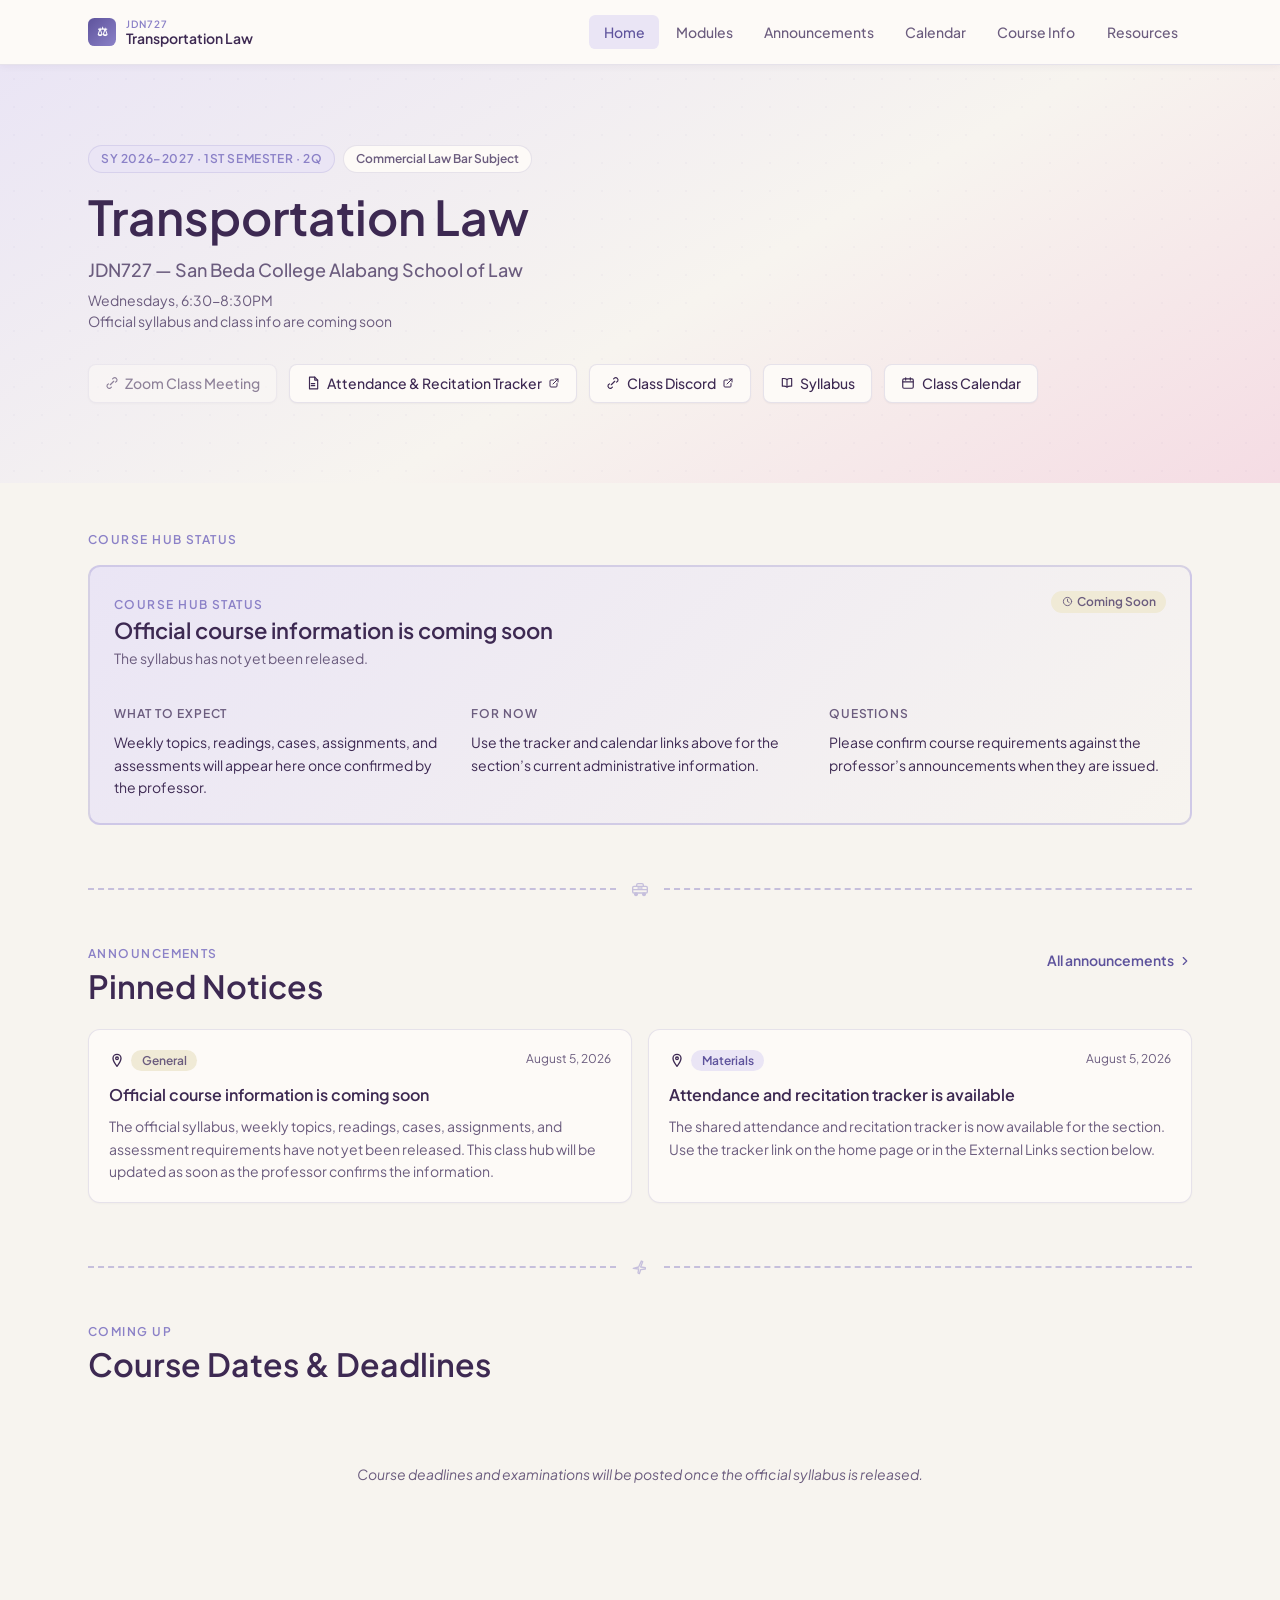
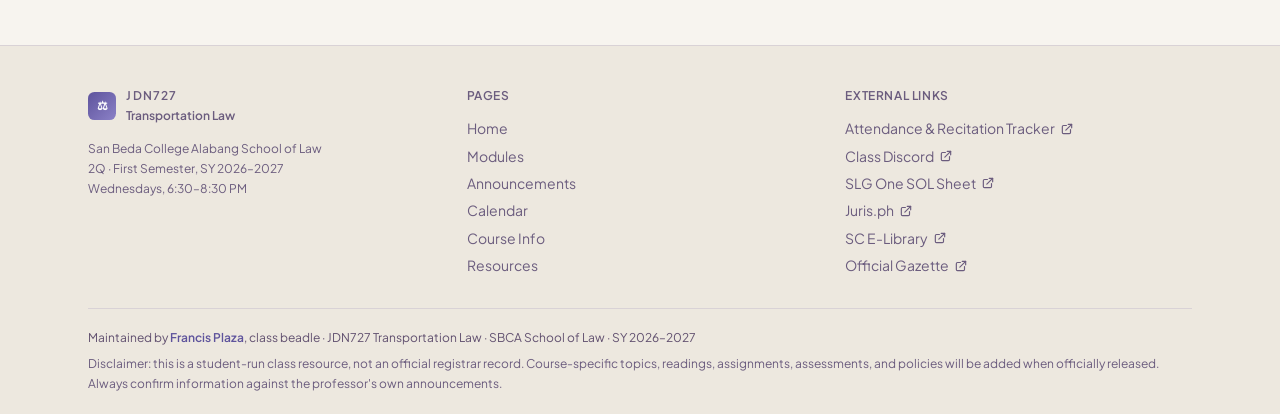
<file: index.html>
<!DOCTYPE html>
<html lang="en">
<head>
<meta charset="UTF-8">
<meta name="viewport" content="width=device-width, initial-scale=1.0">
<title>JDN727 Transportation Law — Class Hub</title>
<link rel="preconnect" href="https://fonts.googleapis.com">
<link rel="preconnect" href="https://fonts.gstatic.com" crossorigin>
<link href="https://fonts.googleapis.com/css2?family=Plus+Jakarta+Sans:wght@400;500;600;700&display=swap" rel="stylesheet">
<link rel="stylesheet" href="assets/css/style.css">
</head>
<body>

<header class="site-header">
  <div class="nav-row">
    <a href="index.html" class="brand">
      <span class="brand-mark">⚖</span>
      <span class="brand-text">
        <p class="brand-eyebrow">JDN727</p>
        <p class="brand-title">Transportation Law</p>
      </span>
    </a>
    <nav class="nav-links">
      <a class="nav-link active" href="index.html">Home</a>
      <a class="nav-link" href="modules.html">Modules</a>
      <a class="nav-link" href="announcements.html">Announcements</a>
      <a class="nav-link" href="calendar.html">Calendar</a>
      <a class="nav-link" href="course-info.html">Course Info</a>
      <a class="nav-link" href="resources.html">Resources</a>
    </nav>
    <button class="nav-toggle" id="navToggle" aria-label="Toggle menu"></button>
  </div>
  <div class="nav-mobile" id="navMobile">
    <a class="nav-link active" href="index.html">Home</a>
    <a class="nav-link" href="modules.html">Modules</a>
    <a class="nav-link" href="announcements.html">Announcements</a>
    <a class="nav-link" href="calendar.html">Calendar</a>
    <a class="nav-link" href="course-info.html">Course Info</a>
    <a class="nav-link" href="resources.html">Resources</a>
  </div>
</header>

<main>
  <section class="hero">
    <div class="hero-inner">
      <div class="pill-row">
        <span class="pill pill-lavender">SY 2026–2027 · 1st Semester · 2Q</span>
        <span class="pill pill-muted">Commercial Law Bar Subject</span>
      </div>
      <h1>Transportation Law</h1>
      <p class="hero-sub">JDN727 — San Beda College Alabang School of Law</p>
      <p class="hero-meta">Wednesdays, 6:30-8:30PM<br>Official syllabus and class info are coming soon</p>
      <div class="hero-links" id="heroLinks"></div>
    </div>
  </section>

  <div class="container" style="padding-top:3rem; padding-bottom:3rem;">
    <section id="thisWeekSection" style="margin-bottom:3.5rem;">
      <p class="section-label" style="margin-bottom:1rem;">Course Hub Status</p>
      <div id="thisWeekMount"></div>
    </section>

    <div class="route-divider"><div class="line"></div><span data-icon="jeepney"></span><div class="line"></div></div>

    <section style="margin-bottom:3.5rem;">
      <div style="display:flex; align-items:flex-start; justify-content:space-between; gap:1rem; flex-wrap:wrap; margin-bottom:1.5rem;">
        <div class="section-heading" style="margin-bottom:0;">
          <p class="section-label">Announcements</p>
          <h2 class="section-title">Pinned Notices</h2>
        </div>
        <a class="btn-link" href="announcements.html" style="margin-top:0.35rem;">All announcements <span data-icon="chevron-right"></span></a>
      </div>
      <div class="grid-2" id="pinnedMount"></div>
    </section>

    <div class="route-divider"><div class="line"></div><span data-icon="plane"></span><div class="line"></div></div>

    <section>
      <div class="section-heading">
        <p class="section-label">Coming Up</p>
        <h2 class="section-title">Course Dates &amp; Deadlines</h2>
      </div>
      <div class="stack" id="deadlinesMount"></div>
    </section>
  </div>
</main>

<footer class="site-footer">
  <div class="container">
    <div class="footer-grid">
      <div class="footer-col">
        <div class="brand" style="margin-bottom:0.75rem;">
          <span class="brand-mark">⚖</span>
          <span class="brand-text">
            <p class="brand-eyebrow">JDN727</p>
            <p class="brand-title">Transportation Law</p>
          </span>
        </div>
        <p>San Beda College Alabang School of Law<br>2Q · First Semester, SY 2026–2027<br>Wednesdays, 6:30–8:30 PM</p>
      </div>
      <div class="footer-col">
        <p class="footer-col-label">Pages</p>
        <div class="footer-links">
          <a href="index.html">Home</a>
          <a href="modules.html">Modules</a>
          <a href="announcements.html">Announcements</a>
          <a href="calendar.html">Calendar</a>
          <a href="course-info.html">Course Info</a>
          <a href="resources.html">Resources</a>
        </div>
      </div>
      <div class="footer-col">
        <p class="footer-col-label">External Links</p>
        <div class="footer-links" id="footerExternal"></div>
      </div>
    </div>
    <div class="footer-bottom">
      <p class="footer-disclaimer-lead">Maintained by <a href="https://plaza.ph" target="_blank" rel="noopener noreferrer">Francis Plaza</a>, class beadle · JDN727 Transportation Law · SBCA School of Law · SY 2026–2027</p>
      <p class="footer-disclaimer">Disclaimer: this is a student-run class resource, not an official registrar record. Course-specific topics, readings, assignments, assessments, and policies will be added when officially released. Always confirm information against the professor's own announcements.</p>
    </div>
  </div>
</footer>

<script src="assets/js/icons.js"></script>
<script src="assets/js/data.js"></script>
<script src="assets/js/nav.js"></script>
<script src="assets/js/common.js"></script>
<script src="assets/js/home.js"></script>
</body>
</html>
</file>
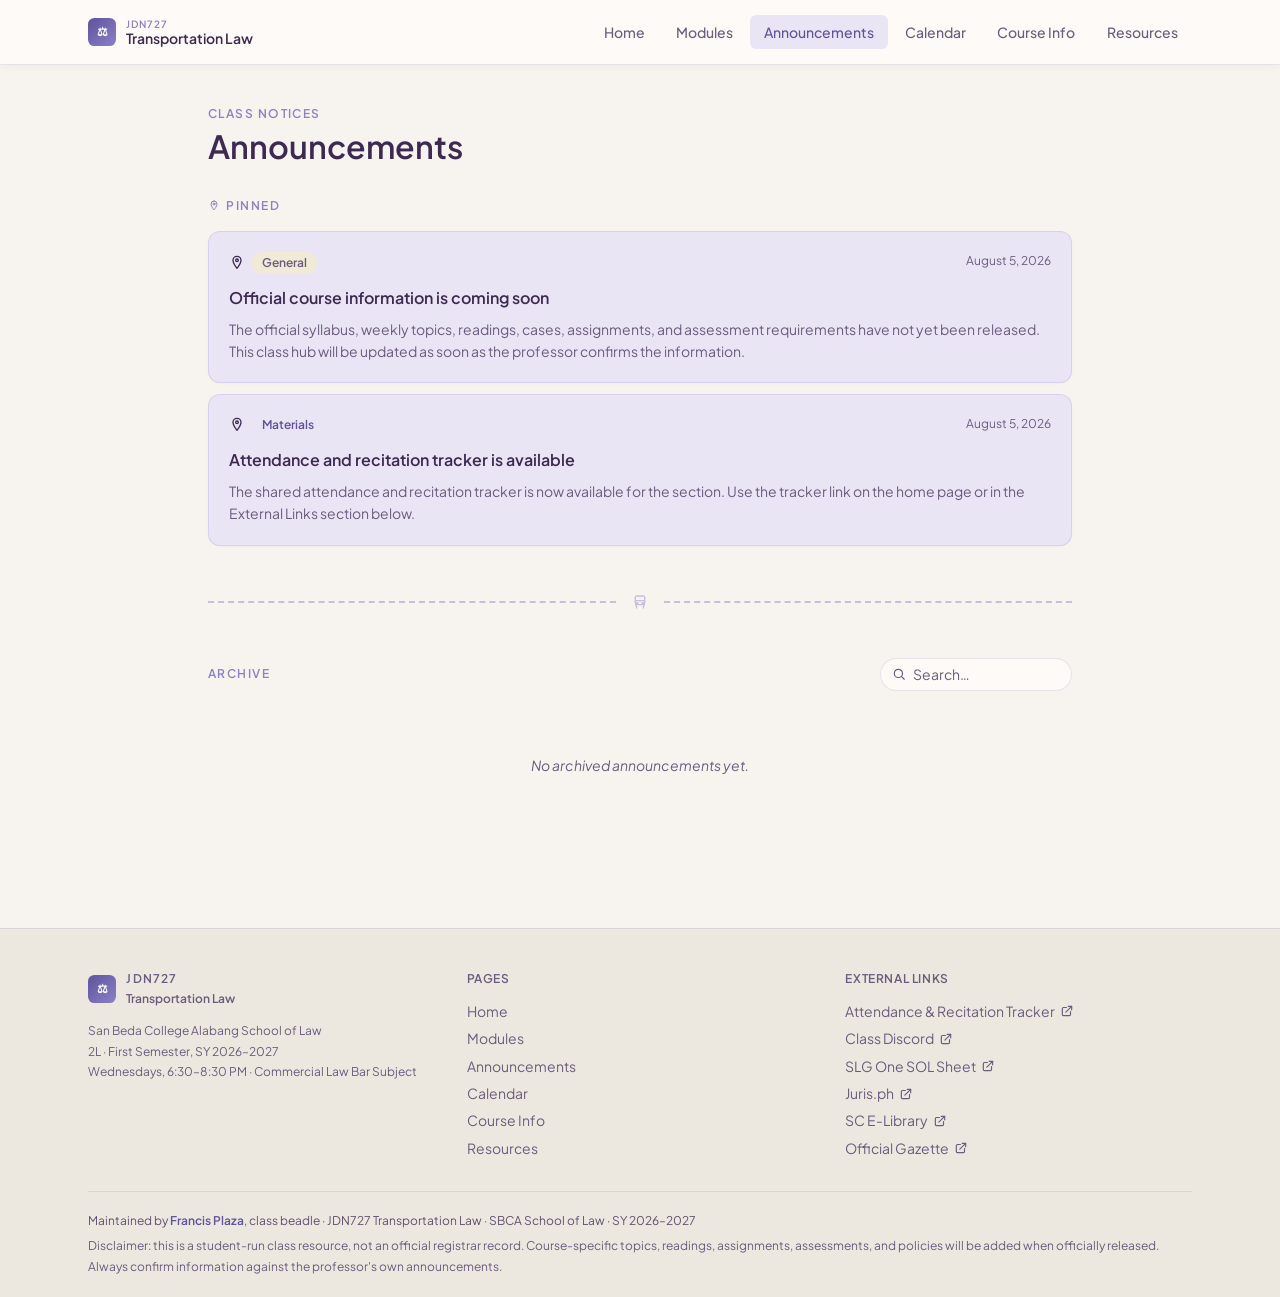
<file: announcements.html>
<!DOCTYPE html>
<html lang="en">
<head>
<meta charset="UTF-8">
<meta name="viewport" content="width=device-width, initial-scale=1.0">
<title>Announcements — JDN727 Transportation Law</title>
<link rel="preconnect" href="https://fonts.googleapis.com">
<link rel="preconnect" href="https://fonts.gstatic.com" crossorigin>
<link href="https://fonts.googleapis.com/css2?family=Plus+Jakarta+Sans:wght@400;500;600;700&display=swap" rel="stylesheet">
<link rel="stylesheet" href="assets/css/style.css">
</head>
<body>

<header class="site-header">
  <div class="nav-row">
    <a href="index.html" class="brand">
      <span class="brand-mark">⚖</span>
      <span class="brand-text"><p class="brand-eyebrow">JDN727</p><p class="brand-title">Transportation Law</p></span>
    </a>
    <nav class="nav-links">
      <a class="nav-link" href="index.html">Home</a>
      <a class="nav-link" href="modules.html">Modules</a>
      <a class="nav-link active" href="announcements.html">Announcements</a>
      <a class="nav-link" href="calendar.html">Calendar</a>
      <a class="nav-link" href="course-info.html">Course Info</a>
      <a class="nav-link" href="resources.html">Resources</a>
    </nav>
    <button class="nav-toggle" id="navToggle" aria-label="Toggle menu"></button>
  </div>
  <div class="nav-mobile" id="navMobile">
    <a class="nav-link" href="index.html">Home</a>
    <a class="nav-link" href="modules.html">Modules</a>
    <a class="nav-link active" href="announcements.html">Announcements</a>
    <a class="nav-link" href="calendar.html">Calendar</a>
    <a class="nav-link" href="course-info.html">Course Info</a>
    <a class="nav-link" href="resources.html">Resources</a>
  </div>
</header>

<main>
  <div class="page page-narrow">
    <div class="section-heading">
      <p class="section-label">Class Notices</p>
      <h2 class="section-title">Announcements</h2>
    </div>

    <div id="pinnedSection" style="margin-bottom:2.5rem;"></div>

    <div class="route-divider"><div class="line"></div><span data-icon="train"></span><div class="line"></div></div>

    <div>
      <div style="display:flex;align-items:center;justify-content:space-between;gap:1rem;margin-bottom:1rem;flex-wrap:wrap;">
        <p class="section-label" style="margin:0;">Archive</p>
        <div class="search-wrap">
          <span data-icon="search"></span>
          <input type="text" class="search-input" id="archiveSearch" placeholder="Search…">
        </div>
      </div>
      <div class="stack" id="archiveMount"></div>
    </div>
  </div>
</main>

<footer class="site-footer">
  <div class="container">
    <div class="footer-grid">
      <div class="footer-col">
        <div class="brand" style="margin-bottom:0.75rem;">
          <span class="brand-mark">⚖</span>
          <span class="brand-text"><p class="brand-eyebrow">JDN727</p><p class="brand-title">Transportation Law</p></span>
        </div>
        <p>San Beda College Alabang School of Law<br>2L · First Semester, SY 2026–2027<br>Wednesdays, 6:30–8:30 PM · Commercial Law Bar Subject</p>
      </div>
      <div class="footer-col">
        <p class="footer-col-label">Pages</p>
        <div class="footer-links">
          <a href="index.html">Home</a>
          <a href="modules.html">Modules</a>
          <a href="announcements.html">Announcements</a>
          <a href="calendar.html">Calendar</a>
          <a href="course-info.html">Course Info</a>
          <a href="resources.html">Resources</a>
        </div>
      </div>
      <div class="footer-col">
        <p class="footer-col-label">External Links</p>
        <div class="footer-links" id="footerExternal"></div>
      </div>
    </div>
    <div class="footer-bottom">
      <p class="footer-disclaimer-lead">Maintained by <a href="https://plaza.ph" target="_blank" rel="noopener noreferrer">Francis Plaza</a>, class beadle · JDN727 Transportation Law · SBCA School of Law · SY 2026–2027</p>
      <p class="footer-disclaimer">Disclaimer: this is a student-run class resource, not an official registrar record. Course-specific topics, readings, assignments, assessments, and policies will be added when officially released. Always confirm information against the professor's own announcements.</p>
    </div>
  </div>
</footer>

<script src="assets/js/icons.js"></script>
<script src="assets/js/data.js"></script>
<script src="assets/js/nav.js"></script>
<script src="assets/js/common.js"></script>
<script src="assets/js/announcements.js"></script>
</body>
</html>
</file>
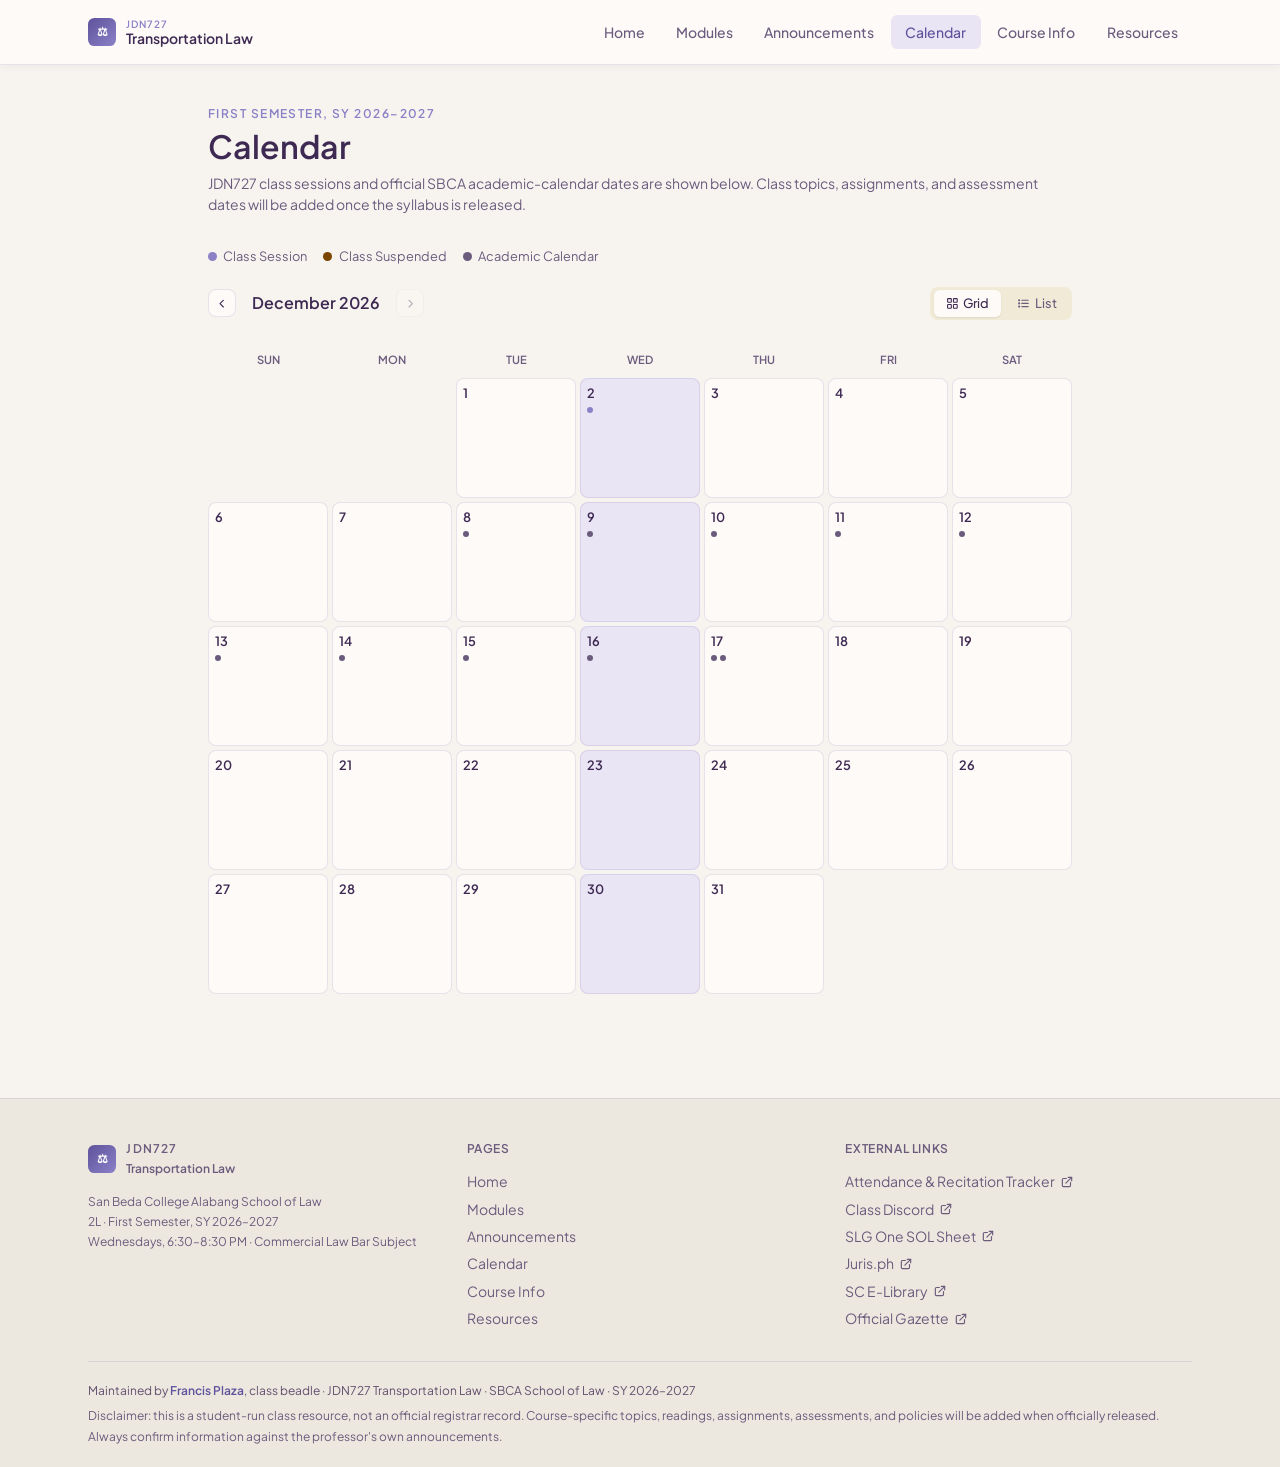
<file: calendar.html>
<!DOCTYPE html>
<html lang="en">
<head>
<meta charset="UTF-8">
<meta name="viewport" content="width=device-width, initial-scale=1.0">
<title>Calendar — JDN727 Transportation Law</title>
<link rel="preconnect" href="https://fonts.googleapis.com">
<link rel="preconnect" href="https://fonts.gstatic.com" crossorigin>
<link href="https://fonts.googleapis.com/css2?family=Plus+Jakarta+Sans:wght@400;500;600;700&display=swap" rel="stylesheet">
<link rel="stylesheet" href="assets/css/style.css">
</head>
<body>

<header class="site-header">
  <div class="nav-row">
    <a href="index.html" class="brand">
      <span class="brand-mark">⚖</span>
      <span class="brand-text"><p class="brand-eyebrow">JDN727</p><p class="brand-title">Transportation Law</p></span>
    </a>
    <nav class="nav-links">
      <a class="nav-link" href="index.html">Home</a>
      <a class="nav-link" href="modules.html">Modules</a>
      <a class="nav-link" href="announcements.html">Announcements</a>
      <a class="nav-link active" href="calendar.html">Calendar</a>
      <a class="nav-link" href="course-info.html">Course Info</a>
      <a class="nav-link" href="resources.html">Resources</a>
    </nav>
    <button class="nav-toggle" id="navToggle" aria-label="Toggle menu"></button>
  </div>
  <div class="nav-mobile" id="navMobile">
    <a class="nav-link" href="index.html">Home</a>
    <a class="nav-link" href="modules.html">Modules</a>
    <a class="nav-link" href="announcements.html">Announcements</a>
    <a class="nav-link active" href="calendar.html">Calendar</a>
    <a class="nav-link" href="course-info.html">Course Info</a>
    <a class="nav-link" href="resources.html">Resources</a>
  </div>
</header>

<main>
  <div class="page page-narrow">
    <div class="section-heading">
      <p class="section-label">First Semester, SY 2026–2027</p>
      <h2 class="section-title">Calendar</h2>
      <p style="font-size:0.875rem;color:var(--muted-foreground);margin-top:0.5rem;">JDN727 class sessions and official SBCA academic-calendar dates are shown below. Class topics, assignments, and assessment dates will be added once the syllabus is released.</p>
    </div>

    <div class="legend" id="legendMount"></div>

    <div class="cal-controls">
      <div class="month-nav">
        <button id="prevMonth"></button>
        <span class="month-label" id="monthLabel"></span>
        <button id="nextMonth"></button>
      </div>
      <div class="view-toggle" id="viewToggle">
        <button data-view="grid" class="active"></button>
        <button data-view="list"></button>
      </div>
    </div>

    <div id="gridWrap"></div>
    <div id="listWrap" style="display:none;"></div>
    <div id="dayPanel"></div>
  </div>
</main>

<footer class="site-footer">
  <div class="container">
    <div class="footer-grid">
      <div class="footer-col">
        <div class="brand" style="margin-bottom:0.75rem;">
          <span class="brand-mark">⚖</span>
          <span class="brand-text"><p class="brand-eyebrow">JDN727</p><p class="brand-title">Transportation Law</p></span>
        </div>
        <p>San Beda College Alabang School of Law<br>2L · First Semester, SY 2026–2027<br>Wednesdays, 6:30–8:30 PM · Commercial Law Bar Subject</p>
      </div>
      <div class="footer-col">
        <p class="footer-col-label">Pages</p>
        <div class="footer-links">
          <a href="index.html">Home</a>
          <a href="modules.html">Modules</a>
          <a href="announcements.html">Announcements</a>
          <a href="calendar.html">Calendar</a>
          <a href="course-info.html">Course Info</a>
          <a href="resources.html">Resources</a>
        </div>
      </div>
      <div class="footer-col">
        <p class="footer-col-label">External Links</p>
        <div class="footer-links" id="footerExternal"></div>
      </div>
    </div>
    <div class="footer-bottom">
      <p class="footer-disclaimer-lead">Maintained by <a href="https://plaza.ph" target="_blank" rel="noopener noreferrer">Francis Plaza</a>, class beadle · JDN727 Transportation Law · SBCA School of Law · SY 2026–2027</p>
      <p class="footer-disclaimer">Disclaimer: this is a student-run class resource, not an official registrar record. Course-specific topics, readings, assignments, assessments, and policies will be added when officially released. Always confirm information against the professor's own announcements.</p>
    </div>
  </div>
</footer>

<script src="assets/js/icons.js"></script>
<script src="assets/js/data.js"></script>
<script src="assets/js/nav.js"></script>
<script src="assets/js/common.js"></script>
<script src="assets/js/calendar.js"></script>
</body>
</html>
</file>
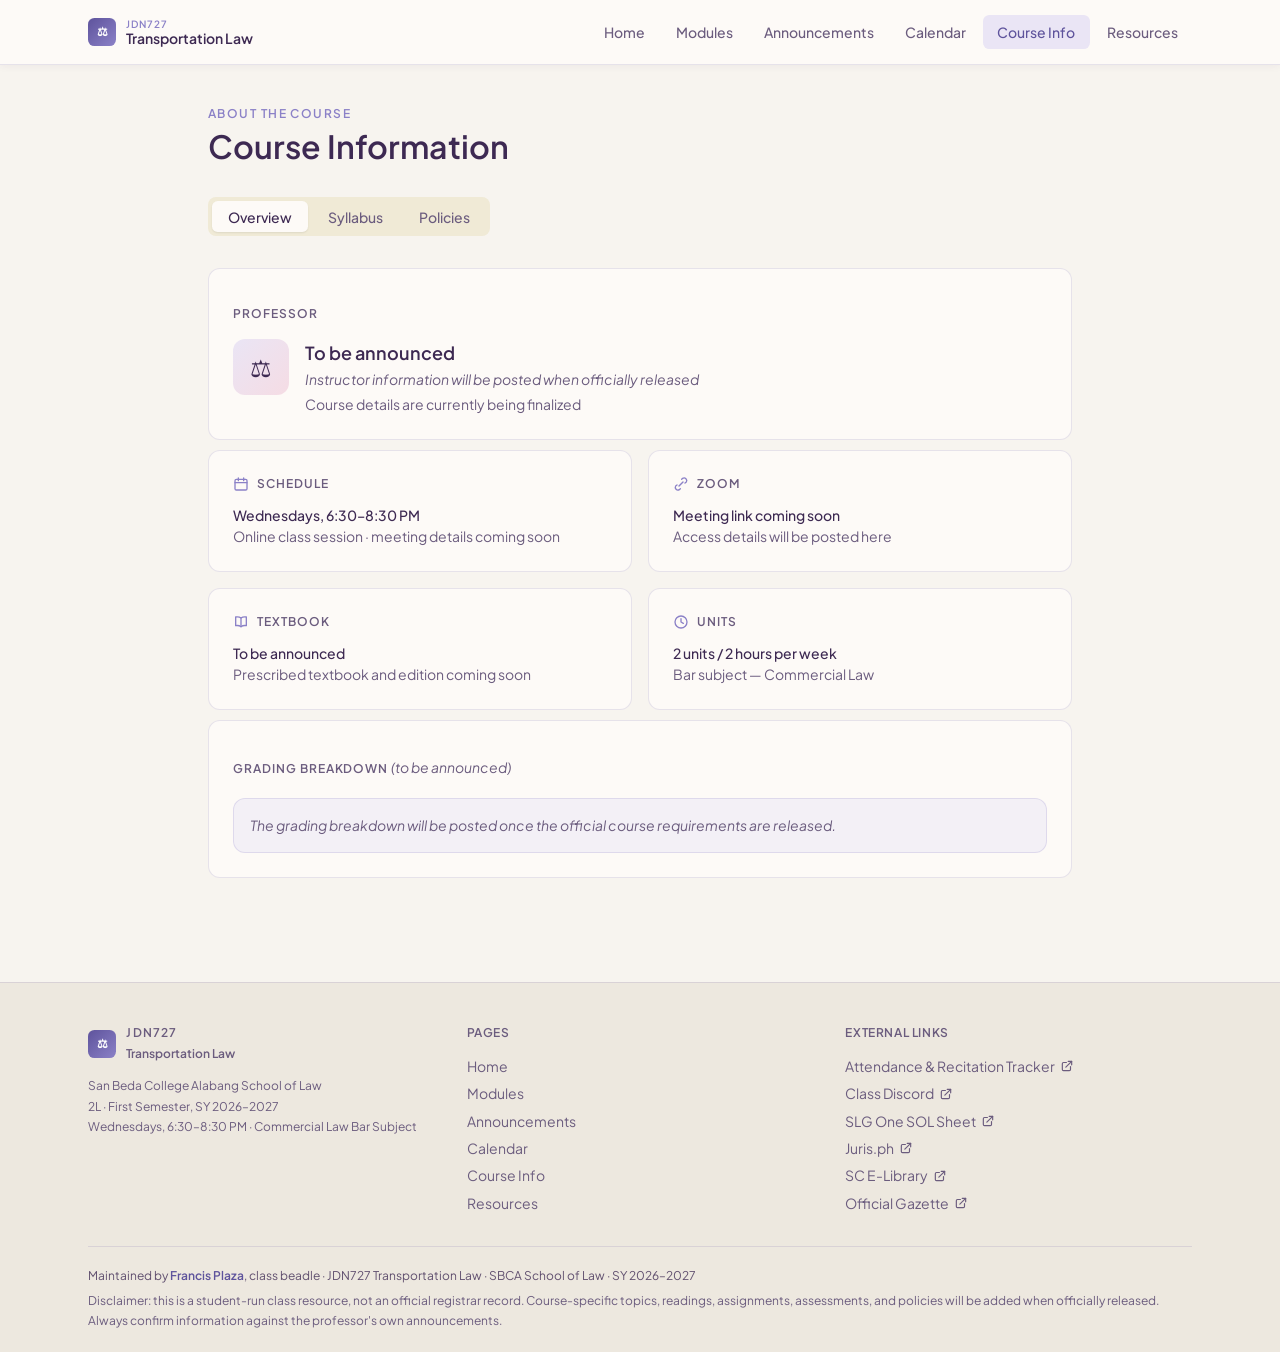
<file: course-info.html>
<!DOCTYPE html>
<html lang="en">
<head>
<meta charset="UTF-8">
<meta name="viewport" content="width=device-width, initial-scale=1.0">
<title>Course Info — JDN727 Transportation Law</title>
<link rel="preconnect" href="https://fonts.googleapis.com">
<link rel="preconnect" href="https://fonts.gstatic.com" crossorigin>
<link href="https://fonts.googleapis.com/css2?family=Plus+Jakarta+Sans:wght@400;500;600;700&display=swap" rel="stylesheet">
<link rel="stylesheet" href="assets/css/style.css">
</head>
<body>

<header class="site-header">
  <div class="nav-row">
    <a href="index.html" class="brand">
      <span class="brand-mark">⚖</span>
      <span class="brand-text"><p class="brand-eyebrow">JDN727</p><p class="brand-title">Transportation Law</p></span>
    </a>
    <nav class="nav-links">
      <a class="nav-link" href="index.html">Home</a>
      <a class="nav-link" href="modules.html">Modules</a>
      <a class="nav-link" href="announcements.html">Announcements</a>
      <a class="nav-link" href="calendar.html">Calendar</a>
      <a class="nav-link active" href="course-info.html">Course Info</a>
      <a class="nav-link" href="resources.html">Resources</a>
    </nav>
    <button class="nav-toggle" id="navToggle" aria-label="Toggle menu"></button>
  </div>
  <div class="nav-mobile" id="navMobile">
    <a class="nav-link" href="index.html">Home</a>
    <a class="nav-link" href="modules.html">Modules</a>
    <a class="nav-link" href="announcements.html">Announcements</a>
    <a class="nav-link" href="calendar.html">Calendar</a>
    <a class="nav-link active" href="course-info.html">Course Info</a>
    <a class="nav-link" href="resources.html">Resources</a>
  </div>
</header>

<main>
  <div class="page page-narrow">
    <div class="section-heading">
      <p class="section-label">About the Course</p>
      <h2 class="section-title">Course Information</h2>
    </div>

    <div class="tabbar" id="tabbar">
      <button class="active" data-tab="overview">Overview</button>
      <button data-tab="syllabus">Syllabus</button>
      <button data-tab="policies">Policies</button>
    </div>

    <div class="tab-panel active" id="tab-overview">
      <div class="stack">
        <div class="card card-pad">
          <h3 style="font-size:0.75rem;font-weight:600;letter-spacing:0.08em;text-transform:uppercase;color:var(--muted-foreground);margin-bottom:1rem;">Professor</h3>
          <div class="professor-card">
            <div class="professor-avatar">⚖</div>
            <div>
              <p class="professor-name">To be announced</p>
              <p class="professor-note">Instructor information will be posted when officially released</p>
              <p style="font-size:0.875rem;color:var(--muted-foreground);margin-top:0.25rem;">Course details are currently being finalized</p>
            </div>
          </div>
        </div>

        <div class="info-grid">
          <div class="card card-pad">
            <div style="display:flex;align-items:center;gap:0.5rem;margin-bottom:0.75rem;"><span class="info-item-icon" data-icon="calendar"></span><span class="info-item-label">Schedule</span></div>
            <p style="font-size:0.875rem;font-weight:500;">Wednesdays, 6:30–8:30 PM</p>
            <p style="font-size:0.875rem;color:var(--muted-foreground);">Online class session · meeting details coming soon</p>
          </div>
          <div class="card card-pad">
            <div style="display:flex;align-items:center;gap:0.5rem;margin-bottom:0.75rem;"><span class="info-item-icon" data-icon="link2"></span><span class="info-item-label">Zoom</span></div>
            <p style="font-size:0.875rem;font-weight:500;">Meeting link coming soon</p>
            <p style="font-size:0.875rem;color:var(--muted-foreground);">Access details will be posted here</p>
          </div>
          <div class="card card-pad">
            <div style="display:flex;align-items:center;gap:0.5rem;margin-bottom:0.75rem;"><span class="info-item-icon" data-icon="book-open"></span><span class="info-item-label">Textbook</span></div>
            <p style="font-size:0.875rem;font-weight:500;">To be announced</p>
            <p style="font-size:0.875rem;color:var(--muted-foreground);">Prescribed textbook and edition coming soon</p>
          </div>
          <div class="card card-pad">
            <div style="display:flex;align-items:center;gap:0.5rem;margin-bottom:0.75rem;"><span class="info-item-icon" data-icon="clock"></span><span class="info-item-label">Units</span></div>
            <p style="font-size:0.875rem;font-weight:500;">2 units / 2 hours per week</p>
            <p style="font-size:0.875rem;color:var(--muted-foreground);">Bar subject — Commercial Law</p>
          </div>
        </div>

        <div class="card card-pad">
          <h3 style="font-size:0.75rem;font-weight:600;letter-spacing:0.08em;text-transform:uppercase;color:var(--muted-foreground);margin-bottom:1.25rem;">Grading Breakdown <span class="italic-muted" style="text-transform:none;letter-spacing:0;font-weight:400;">(to be announced)</span></h3>
          <div id="gradingMount"></div>
        </div>
      </div>
    </div>

    <div class="tab-panel" id="tab-syllabus">
      <div class="notice-callout">The official syllabus has not been issued yet. Once released, this page will contain the authoritative schedule, topics, readings, and requirements.</div>
      <div class="table-wrap"><table class="syllabus" id="syllabusTable"></table></div>
      <p class="italic-muted" style="text-align:center;margin-top:1rem;">The <a href="modules.html" class="btn-link" style="display:inline;">Weekly Modules</a> page will be populated at the same time.</p>
    </div>

    <div class="tab-panel" id="tab-policies">
      <div class="notice-callout">Official attendance, recitation, assessment, and communication policies will be posted here once confirmed by the professor.</div>
      <div id="policiesMount"></div>
    </div>
  </div>
</main>

<footer class="site-footer">
  <div class="container">
    <div class="footer-grid">
      <div class="footer-col">
        <div class="brand" style="margin-bottom:0.75rem;">
          <span class="brand-mark">⚖</span>
          <span class="brand-text"><p class="brand-eyebrow">JDN727</p><p class="brand-title">Transportation Law</p></span>
        </div>
        <p>San Beda College Alabang School of Law<br>2L · First Semester, SY 2026–2027<br>Wednesdays, 6:30–8:30 PM · Commercial Law Bar Subject</p>
      </div>
      <div class="footer-col">
        <p class="footer-col-label">Pages</p>
        <div class="footer-links">
          <a href="index.html">Home</a>
          <a href="modules.html">Modules</a>
          <a href="announcements.html">Announcements</a>
          <a href="calendar.html">Calendar</a>
          <a href="course-info.html">Course Info</a>
          <a href="resources.html">Resources</a>
        </div>
      </div>
      <div class="footer-col">
        <p class="footer-col-label">External Links</p>
        <div class="footer-links" id="footerExternal"></div>
      </div>
    </div>
    <div class="footer-bottom">
      <p class="footer-disclaimer-lead">Maintained by <a href="https://plaza.ph" target="_blank" rel="noopener noreferrer">Francis Plaza</a>, class beadle · JDN727 Transportation Law · SBCA School of Law · SY 2026–2027</p>
      <p class="footer-disclaimer">Disclaimer: this is a student-run class resource, not an official registrar record. Course-specific topics, readings, assignments, assessments, and policies will be added when officially released. Always confirm information against the professor's own announcements.</p>
    </div>
  </div>
</footer>

<script src="assets/js/icons.js"></script>
<script src="assets/js/data.js"></script>
<script src="assets/js/nav.js"></script>
<script src="assets/js/common.js"></script>
<script src="assets/js/course-info.js"></script>
</body>
</html>
</file>
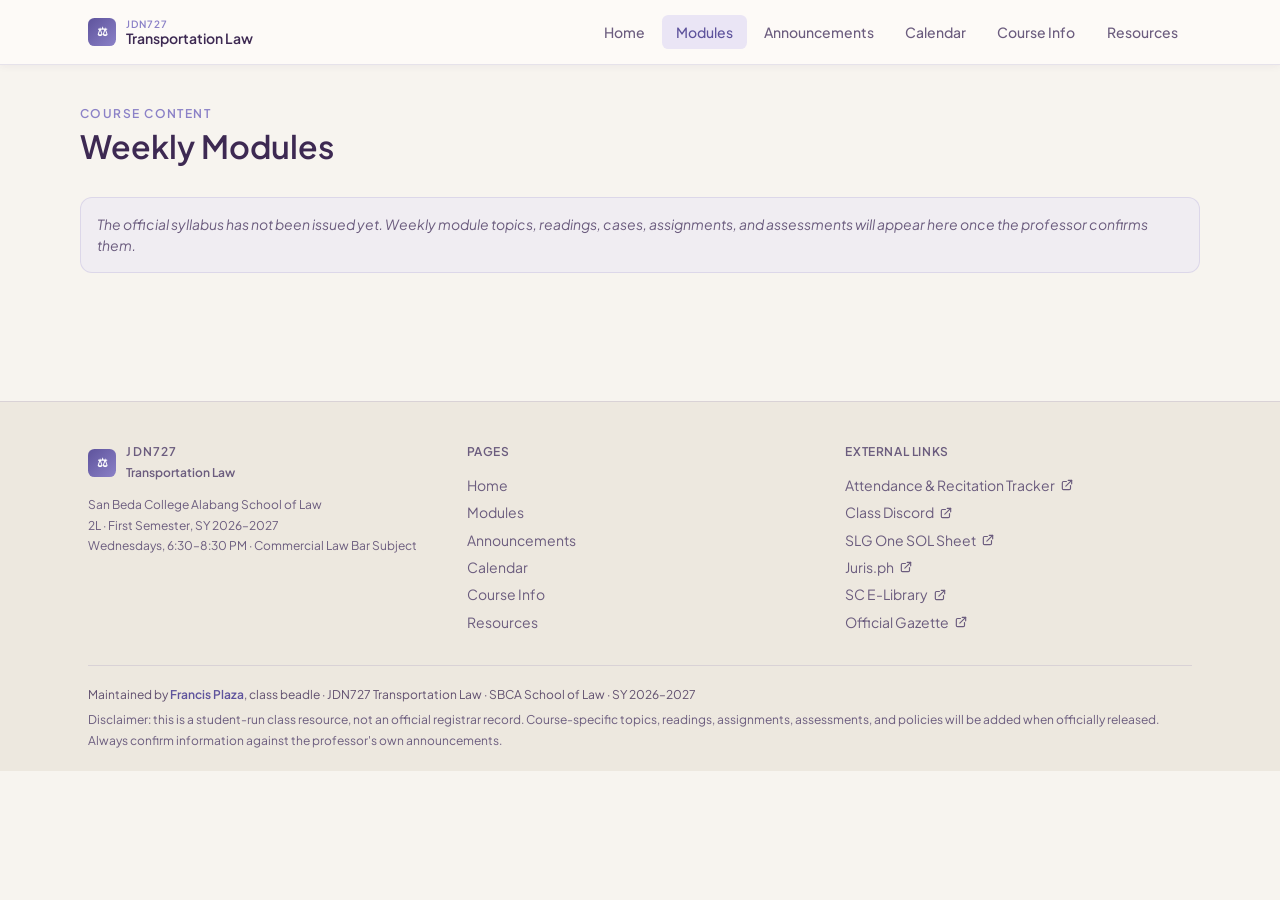
<file: modules.html>
<!DOCTYPE html>
<html lang="en">
<head>
<meta charset="UTF-8">
<meta name="viewport" content="width=device-width, initial-scale=1.0">
<title>Weekly Modules — JDN727 Transportation Law</title>
<link rel="preconnect" href="https://fonts.googleapis.com">
<link rel="preconnect" href="https://fonts.gstatic.com" crossorigin>
<link href="https://fonts.googleapis.com/css2?family=Plus+Jakarta+Sans:wght@400;500;600;700&display=swap" rel="stylesheet">
<link rel="stylesheet" href="assets/css/style.css">
</head>
<body>

<header class="site-header">
  <div class="nav-row">
    <a href="index.html" class="brand">
      <span class="brand-mark">⚖</span>
      <span class="brand-text"><p class="brand-eyebrow">JDN727</p><p class="brand-title">Transportation Law</p></span>
    </a>
    <nav class="nav-links">
      <a class="nav-link" href="index.html">Home</a>
      <a class="nav-link active" href="modules.html">Modules</a>
      <a class="nav-link" href="announcements.html">Announcements</a>
      <a class="nav-link" href="calendar.html">Calendar</a>
      <a class="nav-link" href="course-info.html">Course Info</a>
      <a class="nav-link" href="resources.html">Resources</a>
    </nav>
    <button class="nav-toggle" id="navToggle" aria-label="Toggle menu"></button>
  </div>
  <div class="nav-mobile" id="navMobile">
    <a class="nav-link" href="index.html">Home</a>
    <a class="nav-link active" href="modules.html">Modules</a>
    <a class="nav-link" href="announcements.html">Announcements</a>
    <a class="nav-link" href="calendar.html">Calendar</a>
    <a class="nav-link" href="course-info.html">Course Info</a>
    <a class="nav-link" href="resources.html">Resources</a>
  </div>
</header>

<main>
  <div class="page" id="listView">
    <div class="section-heading">
      <p class="section-label">Course Content</p>
      <h2 class="section-title">Weekly Modules</h2>
    </div>

    <div class="controls-row">
      <div class="filter-tabs" id="filterTabs">
        <button class="filter-tab active" data-filter="all">All</button>
        <button class="filter-tab" data-filter="completed">Completed</button>
        <button class="filter-tab" data-filter="current">Current</button>
        <button class="filter-tab" data-filter="upcoming">Upcoming</button>
      </div>
      <div class="search-wrap">
        <span data-icon="search"></span>
        <input type="text" class="search-input" id="searchInput" placeholder="Search weeks…">
      </div>
    </div>

    <div id="weekListMount"></div>
  </div>

  <div class="page page-narrow" id="detailView" style="display:none;">
    <div id="weekDetailMount"></div>
  </div>
</main>

<footer class="site-footer">
  <div class="container">
    <div class="footer-grid">
      <div class="footer-col">
        <div class="brand" style="margin-bottom:0.75rem;">
          <span class="brand-mark">⚖</span>
          <span class="brand-text"><p class="brand-eyebrow">JDN727</p><p class="brand-title">Transportation Law</p></span>
        </div>
        <p>San Beda College Alabang School of Law<br>2L · First Semester, SY 2026–2027<br>Wednesdays, 6:30–8:30 PM · Commercial Law Bar Subject</p>
      </div>
      <div class="footer-col">
        <p class="footer-col-label">Pages</p>
        <div class="footer-links">
          <a href="index.html">Home</a>
          <a href="modules.html">Modules</a>
          <a href="announcements.html">Announcements</a>
          <a href="calendar.html">Calendar</a>
          <a href="course-info.html">Course Info</a>
          <a href="resources.html">Resources</a>
        </div>
      </div>
      <div class="footer-col">
        <p class="footer-col-label">External Links</p>
        <div class="footer-links" id="footerExternal"></div>
      </div>
    </div>
    <div class="footer-bottom">
      <p class="footer-disclaimer-lead">Maintained by <a href="https://plaza.ph" target="_blank" rel="noopener noreferrer">Francis Plaza</a>, class beadle · JDN727 Transportation Law · SBCA School of Law · SY 2026–2027</p>
      <p class="footer-disclaimer">Disclaimer: this is a student-run class resource, not an official registrar record. Course-specific topics, readings, assignments, assessments, and policies will be added when officially released. Always confirm information against the professor's own announcements.</p>
    </div>
  </div>
</footer>

<script src="assets/js/icons.js"></script>
<script src="assets/js/data.js"></script>
<script src="assets/js/nav.js"></script>
<script src="assets/js/common.js"></script>
<script src="assets/js/modules.js"></script>
</body>
</html>
</file>
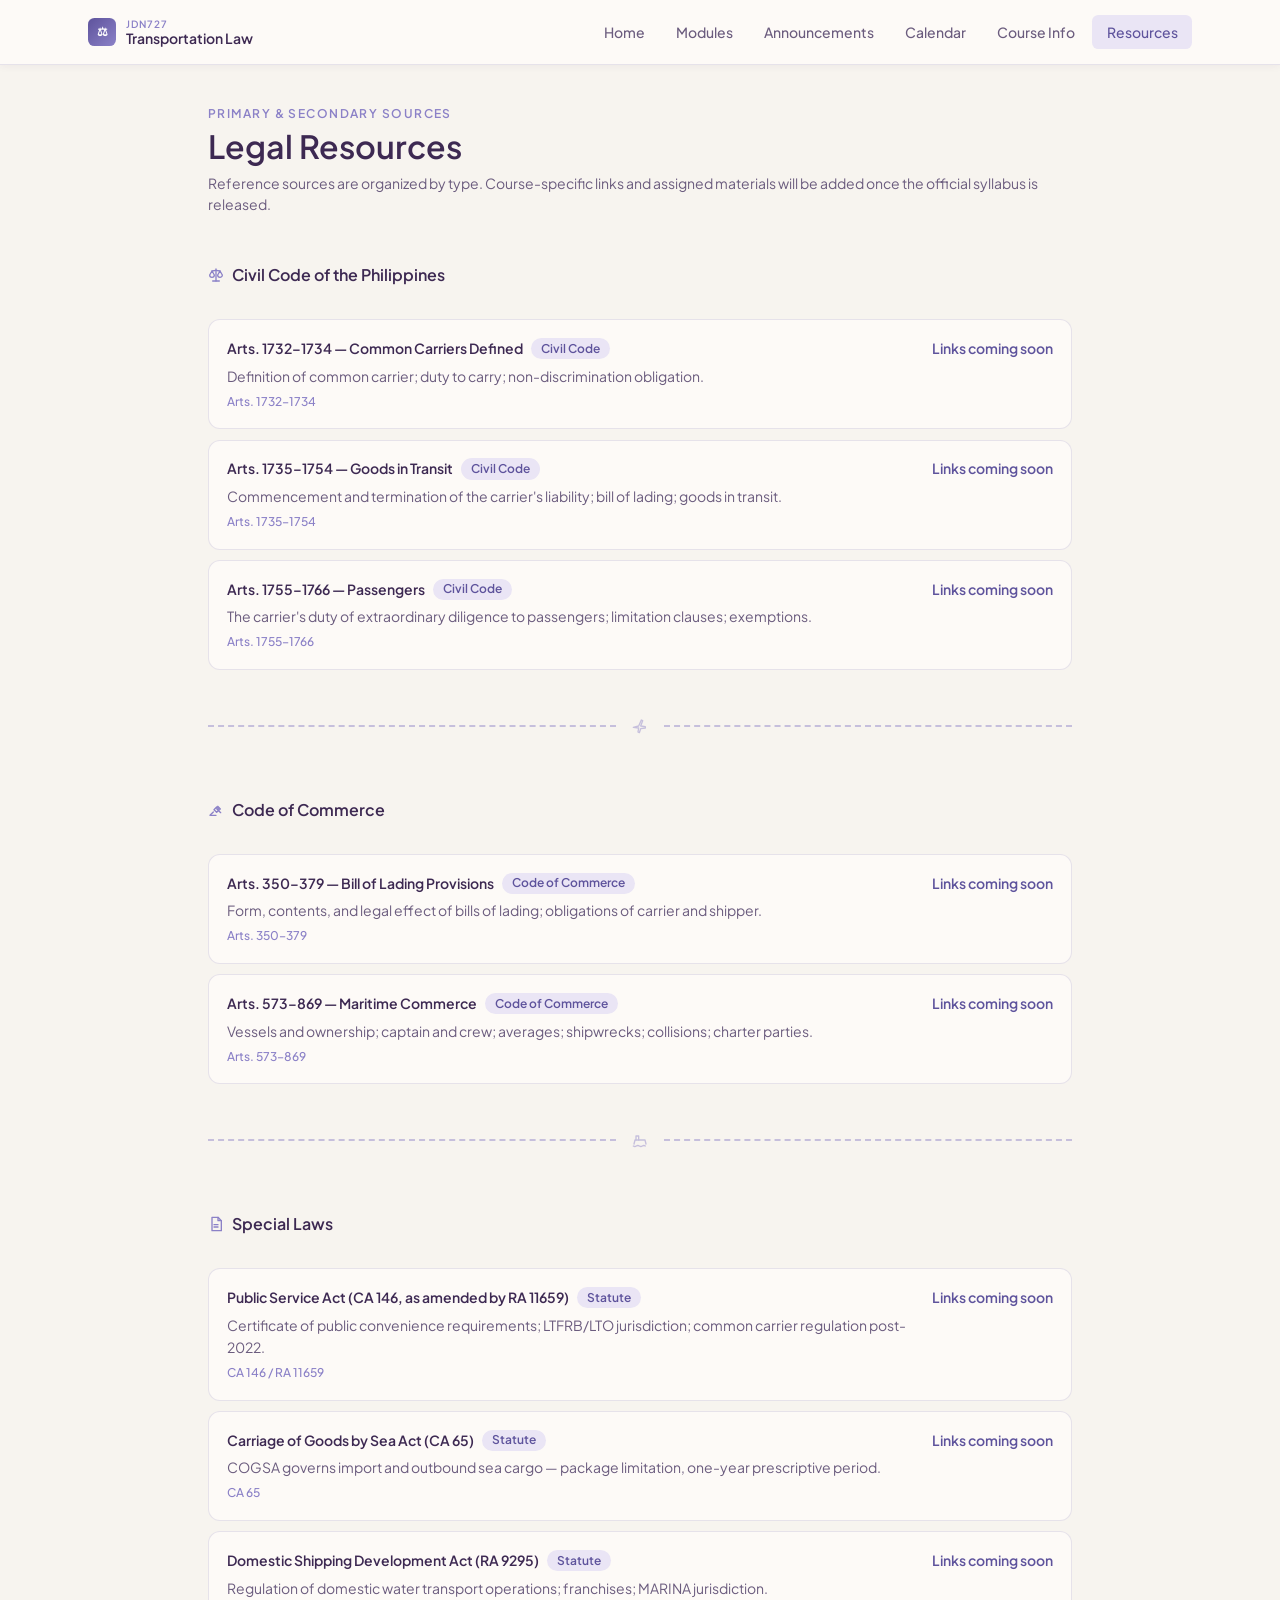
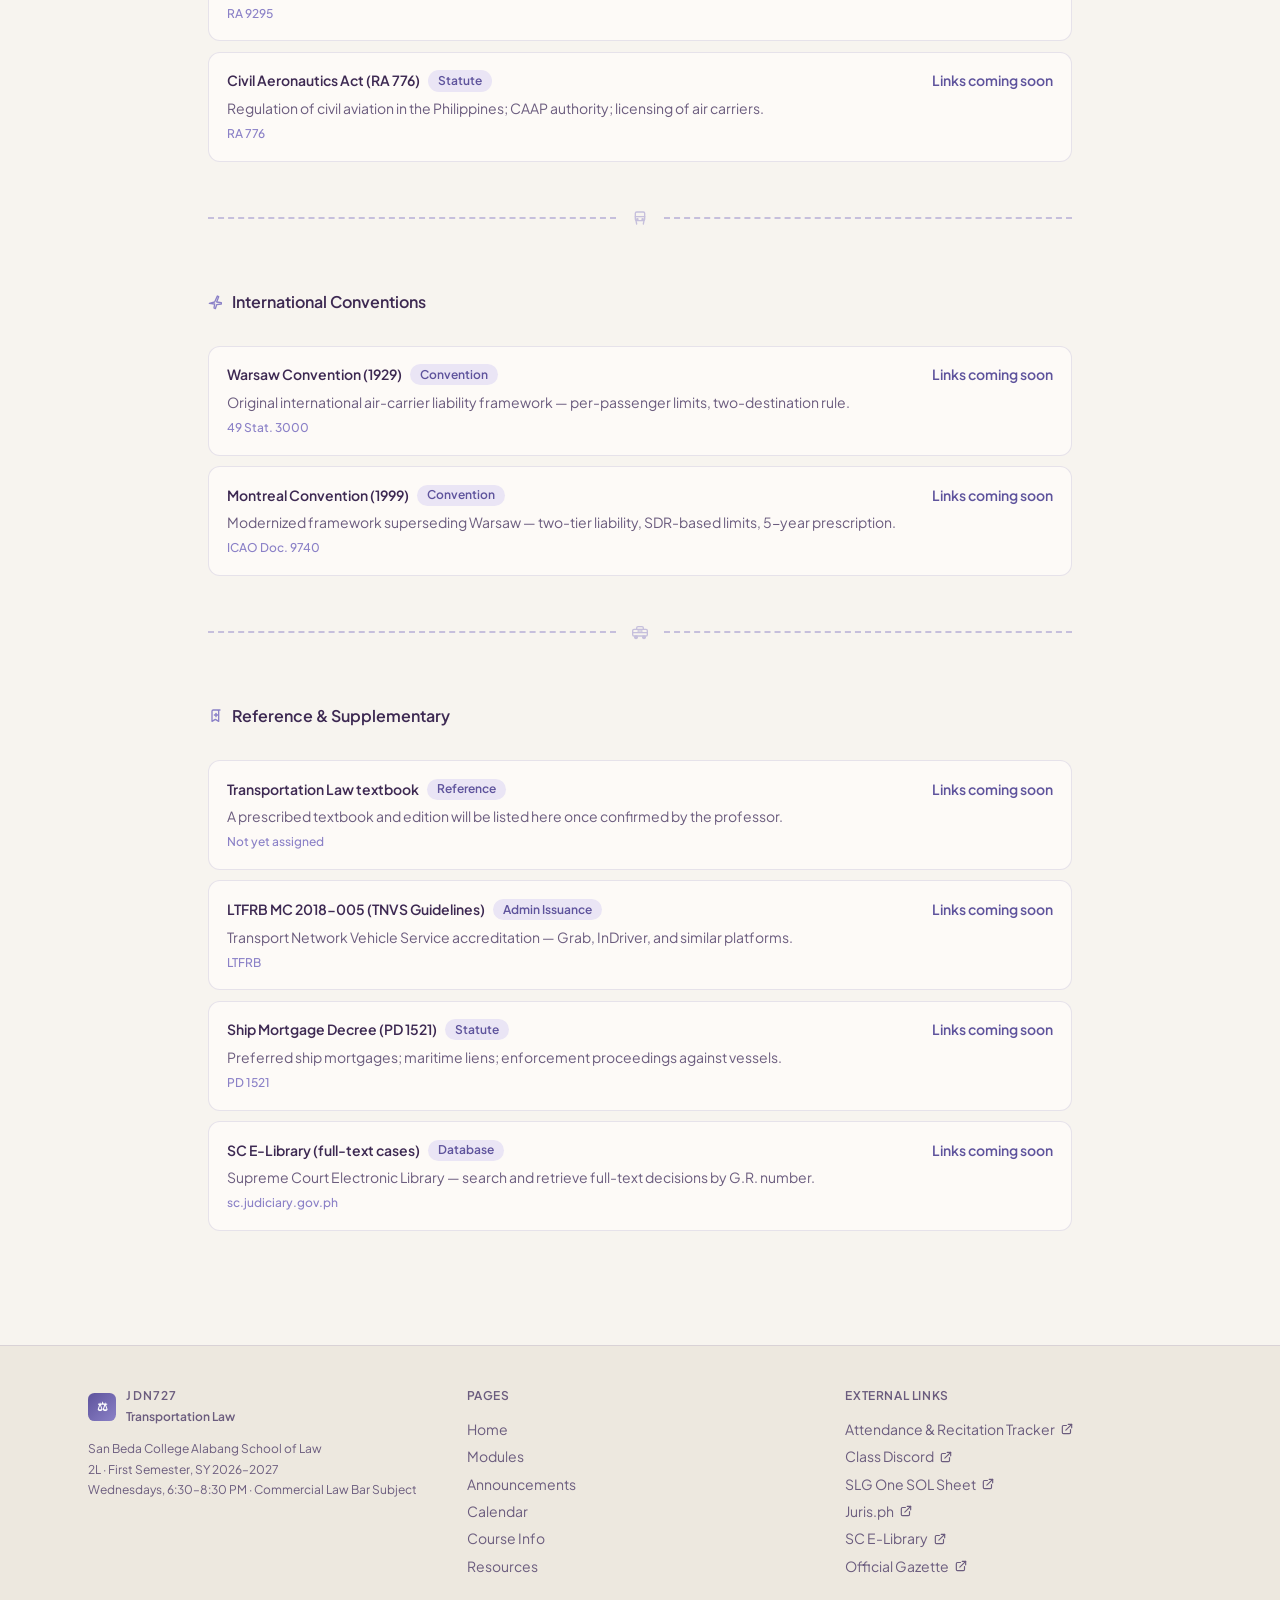
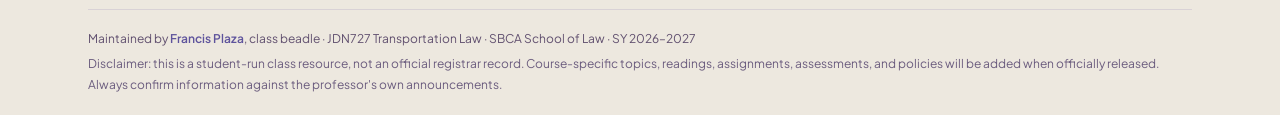
<file: resources.html>
<!DOCTYPE html>
<html lang="en">
<head>
<meta charset="UTF-8">
<meta name="viewport" content="width=device-width, initial-scale=1.0">
<title>Resources — JDN727 Transportation Law</title>
<link rel="preconnect" href="https://fonts.googleapis.com">
<link rel="preconnect" href="https://fonts.gstatic.com" crossorigin>
<link href="https://fonts.googleapis.com/css2?family=Plus+Jakarta+Sans:wght@400;500;600;700&display=swap" rel="stylesheet">
<link rel="stylesheet" href="assets/css/style.css">
</head>
<body>

<header class="site-header">
  <div class="nav-row">
    <a href="index.html" class="brand">
      <span class="brand-mark">⚖</span>
      <span class="brand-text"><p class="brand-eyebrow">JDN727</p><p class="brand-title">Transportation Law</p></span>
    </a>
    <nav class="nav-links">
      <a class="nav-link" href="index.html">Home</a>
      <a class="nav-link" href="modules.html">Modules</a>
      <a class="nav-link" href="announcements.html">Announcements</a>
      <a class="nav-link" href="calendar.html">Calendar</a>
      <a class="nav-link" href="course-info.html">Course Info</a>
      <a class="nav-link active" href="resources.html">Resources</a>
    </nav>
    <button class="nav-toggle" id="navToggle" aria-label="Toggle menu"></button>
  </div>
  <div class="nav-mobile" id="navMobile">
    <a class="nav-link" href="index.html">Home</a>
    <a class="nav-link" href="modules.html">Modules</a>
    <a class="nav-link" href="announcements.html">Announcements</a>
    <a class="nav-link" href="calendar.html">Calendar</a>
    <a class="nav-link" href="course-info.html">Course Info</a>
    <a class="nav-link active" href="resources.html">Resources</a>
  </div>
</header>

<main>
  <div class="page page-narrow">
    <div class="section-heading">
      <p class="section-label">Primary &amp; Secondary Sources</p>
      <h2 class="section-title">Legal Resources</h2>
      <p style="font-size:0.875rem;color:var(--muted-foreground);margin-top:0.5rem;">Reference sources are organized by type. Course-specific links and assigned materials will be added once the official syllabus is released.</p>
    </div>
    <div id="resourcesMount"></div>
  </div>
</main>

<footer class="site-footer">
  <div class="container">
    <div class="footer-grid">
      <div class="footer-col">
        <div class="brand" style="margin-bottom:0.75rem;">
          <span class="brand-mark">⚖</span>
          <span class="brand-text"><p class="brand-eyebrow">JDN727</p><p class="brand-title">Transportation Law</p></span>
        </div>
        <p>San Beda College Alabang School of Law<br>2L · First Semester, SY 2026–2027<br>Wednesdays, 6:30–8:30 PM · Commercial Law Bar Subject</p>
      </div>
      <div class="footer-col">
        <p class="footer-col-label">Pages</p>
        <div class="footer-links">
          <a href="index.html">Home</a>
          <a href="modules.html">Modules</a>
          <a href="announcements.html">Announcements</a>
          <a href="calendar.html">Calendar</a>
          <a href="course-info.html">Course Info</a>
          <a href="resources.html">Resources</a>
        </div>
      </div>
      <div class="footer-col">
        <p class="footer-col-label">External Links</p>
        <div class="footer-links" id="footerExternal"></div>
      </div>
    </div>
    <div class="footer-bottom">
      <p class="footer-disclaimer-lead">Maintained by <a href="https://plaza.ph" target="_blank" rel="noopener noreferrer">Francis Plaza</a>, class beadle · JDN727 Transportation Law · SBCA School of Law · SY 2026–2027</p>
      <p class="footer-disclaimer">Disclaimer: this is a student-run class resource, not an official registrar record. Course-specific topics, readings, assignments, assessments, and policies will be added when officially released. Always confirm information against the professor's own announcements.</p>
    </div>
  </div>
</footer>

<script src="assets/js/icons.js"></script>
<script src="assets/js/data.js"></script>
<script src="assets/js/nav.js"></script>
<script src="assets/js/common.js"></script>
<script src="assets/js/resources.js"></script>
</body>
</html>
</file>
<file: assets/css/style.css>
/* JDN727 Transportation Law — Class Hub
   Design tokens translated from the Figma Make prototype (theme.css). */

:root {
  --background: #F7F4EF;
  --foreground: #3D2952;
  --card: #FDFAF7;
  --primary: #5E539C;
  --primary-foreground: #FFFFFF;
  --secondary: #EAE5F5;
  --secondary-foreground: #3D2952;
  --muted: #F0EAD6;
  --muted-foreground: #6B5C7E;
  --rose-soft: #F5DCE4;
  --rose-text: #7A2E42;
  --destructive: #C73B5A;
  --border: rgba(94, 83, 156, 0.14);
  --lavender: #8B81C7;
  --lavender-light: #EAE5F5;
  --cream-dark: #EDE8DF;

  --green-text: #3B6E47;
  --green-bg: #E6F4EB;
  --exam-dot: #C73B5A;
  --exam-text: #7A1528;
  --exam-bg: #FCEAEE;
  --exam-border: #F5C0C0;
  --amber-bg: #FEF3E2;
  --amber-text: #7A4500;

  --radius: 0.5rem;
  --radius-lg: 0.75rem;
  --radius-xl: 1rem;
  --max-width: 1152px;
}

* { box-sizing: border-box; }

html { font-size: 16px; -webkit-text-size-adjust: 100%; }

body {
  margin: 0;
  background: var(--background);
  color: var(--foreground);
  font-family: "Plus Jakarta Sans", -apple-system, BlinkMacSystemFont, "Segoe UI", sans-serif;
  line-height: 1.5;
  min-height: 100vh;
}

a { color: inherit; text-decoration: none; }
button { font-family: inherit; cursor: pointer; }
input { font-family: inherit; }
ul { margin: 0; padding: 0; list-style: none; }
p { margin: 0; }
img, svg { display: block; }

.container {
  max-width: var(--max-width);
  margin: 0 auto;
  padding: 0 1rem;
}
@media (min-width: 768px) {
  .container { padding: 0 1.5rem; }
}

.icon { width: 1em; height: 1em; stroke: currentColor; fill: none; stroke-width: 2; stroke-linecap: round; stroke-linejoin: round; flex-shrink: 0; vertical-align: middle; }

/* ─── Nav ──────────────────────────────────────────────────────── */
.site-header {
  position: sticky; top: 0; z-index: 50;
  background: var(--card);
  border-bottom: 1px solid var(--border);
  box-shadow: 0 1px 8px rgba(61, 41, 82, 0.06);
}
.nav-row {
  max-width: var(--max-width); margin: 0 auto; padding: 0 1rem;
  display: flex; align-items: center; justify-content: space-between;
  height: 3.5rem;
}
@media (min-width: 768px) { .nav-row { height: 4rem; padding: 0 1.5rem; } }

.brand { display: flex; align-items: center; gap: 0.65rem; }
.brand-mark {
  width: 1.75rem; height: 1.75rem; border-radius: 0.4rem;
  display: flex; align-items: center; justify-content: center;
  color: #fff; font-size: 0.75rem; font-weight: 700;
  background: linear-gradient(135deg, #5E539C 0%, #8B81C7 100%);
}
.brand-text { line-height: 1.2; text-align: left; }
.brand-eyebrow { font-size: 0.625rem; font-weight: 600; letter-spacing: 0.1em; text-transform: uppercase; color: var(--lavender); margin: 0; }
.brand-title { font-size: 0.875rem; font-weight: 600; color: var(--foreground); margin: 0; }

.nav-links { display: none; align-items: center; gap: 0.15rem; }
@media (min-width: 768px) { .nav-links { display: flex; } }
.nav-link {
  padding: 0.4rem 0.9rem; border-radius: 0.4rem; font-size: 0.875rem; font-weight: 500;
  color: var(--muted-foreground); background: none; border: none; transition: background-color .15s, color .15s;
}
.nav-link:hover { color: var(--foreground); background: var(--muted); }
.nav-link.active { background: var(--secondary); color: var(--primary); }

.nav-toggle { display: inline-flex; padding: 0.5rem; border-radius: 0.4rem; background: none; border: none; color: var(--muted-foreground); }
@media (min-width: 768px) { .nav-toggle { display: none; } }
.nav-toggle .icon { width: 20px; height: 20px; }

.nav-mobile {
  display: none; border-top: 1px solid var(--border); background: var(--card);
  padding: 0.5rem 1rem 1rem; flex-direction: column; gap: 0.25rem;
}
.nav-mobile.open { display: flex; }
@media (min-width: 768px) { .nav-mobile { display: none !important; } }
.nav-mobile .nav-link { width: 100%; text-align: left; padding: 0.6rem 0.75rem; }

/* ─── Buttons ──────────────────────────────────────────────────── */
.btn {
  display: inline-flex; align-items: center; gap: 0.4rem;
  font-size: 0.875rem; font-weight: 500; padding: 0.5rem 1rem;
  border-radius: 0.5rem; background: var(--card); border: 1px solid var(--border);
  color: var(--foreground); box-shadow: 0 1px 2px rgba(0,0,0,0.04);
  transition: background-color .15s;
}
.btn:hover { background: var(--secondary); }
.btn:disabled { opacity: 0.55; cursor: not-allowed; }
.btn:disabled:hover { background: var(--card); }
.btn .icon-sm { width: 12px; height: 12px; }
.btn-link {
  background: none; border: none; padding: 0; box-shadow: none;
  font-weight: 600; color: var(--primary); font-size: 0.875rem;
  display: inline-flex; align-items: center; gap: 0.25rem;
}
.btn-link:hover { text-decoration: underline; }

/* ─── Section heading ──────────────────────────────────────────── */
.section-heading { margin-bottom: 2rem; }
.section-label {
  font-size: 0.75rem; font-weight: 600; letter-spacing: 0.12em; text-transform: uppercase;
  color: var(--lavender); margin: 0 0 0.25rem;
}
.section-title { font-size: 1.75rem; font-weight: 600; color: var(--foreground); margin: 0; line-height: 1.2; }
@media (min-width: 768px) { .section-title { font-size: 2rem; } }

/* ─── Hero (Home) ──────────────────────────────────────────────── */
.hero {
  position: relative; overflow: hidden;
  background: linear-gradient(150deg, #EAE5F5 0%, #F7F4EF 55%, #F5DCE4 100%);
}
.hero::before {
  content: ""; position: absolute; inset: 0; opacity: 0.035;
  background-image: radial-gradient(circle, #5E539C 1px, transparent 1px);
  background-size: 28px 28px;
}
.hero-inner { position: relative; max-width: var(--max-width); margin: 0 auto; padding: 3.5rem 1rem 5rem; }
@media (min-width: 768px) { .hero-inner { padding: 5rem 1.5rem; } }

.pill-row { display: flex; flex-wrap: wrap; gap: 0.5rem; margin-bottom: 1rem; }
.pill {
  font-size: 0.75rem; font-weight: 600; letter-spacing: 0.05em; text-transform: uppercase;
  padding: 0.25rem 0.75rem; border-radius: 999px;
}
.pill-lavender { color: var(--lavender); background: var(--lavender-light); border: 1px solid rgba(139,129,199,0.2); }
.pill-muted { color: var(--muted-foreground); background: var(--card); border: 1px solid var(--border); text-transform: none; letter-spacing: 0; font-weight: 600; }

.hero h1 { font-size: 2.25rem; font-weight: 600; color: var(--foreground); margin: 0 0 0.75rem; line-height: 1.15; }
@media (min-width: 768px) { .hero h1 { font-size: 3rem; } }
.hero-sub { font-size: 1.125rem; color: var(--muted-foreground); font-weight: 500; margin: 0 0 0.4rem; }
.hero-meta { font-size: 0.875rem; color: var(--muted-foreground); max-width: 36rem; margin: 0; }
.hero-links { display: flex; flex-wrap: wrap; gap: 0.75rem; margin-top: 2rem; }

/* ─── Cards ────────────────────────────────────────────────────── */
.card { background: var(--card); border: 1px solid var(--border); border-radius: var(--radius-lg); }
.card-pad { padding: 1.5rem; }

.this-week {
  border: 2px solid rgba(139,129,199,0.3); border-radius: var(--radius-lg); overflow: hidden;
  background: linear-gradient(135deg, #EAE5F5 0%, #F7F4EF 100%);
}
.this-week-head { display: flex; align-items: flex-start; justify-content: space-between; gap: 1rem; padding: 1.5rem 1.5rem 0; flex-wrap: wrap; }
.this-week-head h3 { font-size: 1.375rem; font-weight: 600; color: var(--foreground); margin: 0.15rem 0 0; line-height: 1.25; }
.this-week-body { padding: 1.5rem; display: grid; gap: 1.25rem; margin-top: 0.75rem; }
@media (min-width: 768px) { .this-week-body { grid-template-columns: repeat(3, 1fr); } }
.this-week-col-label { font-size: 0.75rem; font-weight: 600; letter-spacing: 0.08em; text-transform: uppercase; color: var(--muted-foreground); margin: 0 0 0.5rem; }
.this-week-assignment {
  margin: 0 1.5rem 1.5rem; padding: 0.875rem; background: var(--rose-soft); border-radius: var(--radius);
  border: 1px solid rgba(245,220,228,0.6); display: flex; gap: 0.6rem; align-items: flex-start;
  font-size: 0.875rem; color: var(--rose-text);
}
.this-week-footer { padding: 0 1.5rem 1.25rem; }

/* Badges */
.badge { display: inline-flex; align-items: center; gap: 0.25rem; font-size: 0.75rem; font-weight: 600; padding: 0.15rem 0.65rem; border-radius: 999px; }
.badge .icon { width: 11px; height: 11px; }
.badge-completed { color: var(--green-text); background: var(--green-bg); }
.badge-current { color: var(--primary); background: var(--secondary); }
.badge-upcoming { color: var(--muted-foreground); background: var(--muted); }
.badge-assignment { color: var(--rose-text); background: var(--rose-soft); font-weight: 500; }
.badge-exam { color: var(--exam-text); background: var(--exam-bg); font-weight: 600; }
.tag { display: inline-block; font-size: 0.75rem; font-weight: 600; padding: 0.1rem 0.65rem; border-radius: 999px; }
.tag-schedule, .tag-suspension { background: var(--amber-bg); color: var(--amber-text); }
.tag-assignment { background: var(--rose-soft); color: var(--rose-text); }
.tag-materials { background: var(--secondary); color: var(--primary); }
.tag-recitation { background: var(--lavender-light); color: var(--primary); }
.tag-general { background: var(--muted); color: var(--muted-foreground); }
.chip { display: inline-block; font-size: 0.75rem; background: var(--secondary); color: var(--primary); padding: 0.15rem 0.65rem; border-radius: 999px; font-weight: 500; }

/* Route divider */
.route-divider { display: flex; align-items: center; gap: 1rem; margin: 3rem 0; color: var(--lavender); opacity: 0.45; }
.route-divider .line { flex: 1; border-top: 2px dashed var(--lavender); }
.route-divider .icon { width: 16px; height: 16px; }

/* Announcement / notice cards */
.notice-card { background: var(--card); border: 1px solid var(--border); border-radius: var(--radius-lg); padding: 1.25rem; box-shadow: 0 1px 2px rgba(0,0,0,0.03); }
.notice-card.pinned { background: var(--secondary); border-color: rgba(139,129,199,0.2); }
.notice-top { display: flex; align-items: flex-start; justify-content: space-between; gap: 0.75rem; margin-bottom: 0.75rem; flex-wrap: wrap; }
.notice-title { font-weight: 600; color: var(--foreground); margin: 0 0 0.5rem; }
.notice-date { font-size: 0.75rem; color: var(--muted-foreground); white-space: nowrap; }
.notice-body { font-size: 0.875rem; color: var(--muted-foreground); line-height: 1.6; }
.clamp-3 { display: -webkit-box; -webkit-line-clamp: 3; -webkit-box-orient: vertical; overflow: hidden; }

.grid-2 { display: grid; gap: 1rem; }
@media (min-width: 768px) { .grid-2 { grid-template-columns: 1fr 1fr; } }

/* Deadline strip */
.deadline-row { display: flex; align-items: center; gap: 1rem; padding: 0.85rem; background: var(--card); border: 1px solid var(--border); border-radius: var(--radius); }
.deadline-dot { width: 10px; height: 10px; border-radius: 999px; flex-shrink: 0; background: var(--lavender); }
.deadline-dot.exam { background: var(--exam-dot); }
.deadline-title { font-size: 0.875rem; font-weight: 500; color: var(--foreground); flex: 1; }
.deadline-date { font-size: 0.75rem; color: var(--muted-foreground); white-space: nowrap; }

/* ─── Week card (Modules) ──────────────────────────────────────── */
.week-card { background: var(--card); border: 1px solid var(--border); border-radius: var(--radius-lg); overflow: hidden; transition: border-color .15s; margin-bottom: 0.65rem; }
.week-card:hover { border-color: rgba(139,129,199,0.4); }
.week-card-row { display: flex; }
.week-strip { width: 4px; flex-shrink: 0; }
.week-strip.completed { background: var(--green-text); }
.week-strip.current { background: var(--primary); }
.week-strip.upcoming { background: var(--muted-foreground); opacity: 0.4; }
.week-strip.exam { background: var(--exam-text); }
.week-main { flex: 1; display: flex; align-items: center; gap: 1rem; padding: 1rem; text-align: left; background: none; border: none; min-width: 0; width: 100%; }
.week-main .week-title { font-weight: 600; color: var(--foreground); line-height: 1.35; margin: 0.15rem 0 0.15rem; }
.week-main .week-date { font-size: 0.75rem; color: var(--muted-foreground); margin: 0; }
.week-badges { display: flex; gap: 0.4rem; flex-wrap: wrap; margin-bottom: 0.15rem; }
.week-stub {
  display: none; flex-direction: column; align-items: center; justify-content: center; width: 4rem;
  border-left: 2px dashed var(--border); flex-shrink: 0; padding: 0.75rem 0.5rem;
}
@media (min-width: 768px) { .week-stub { display: flex; } }
.week-stub-label { font-size: 9px; font-weight: 700; letter-spacing: 0.1em; text-transform: uppercase; color: var(--muted-foreground); }
.week-stub-num { font-size: 1.25rem; font-weight: 700; color: var(--primary); line-height: 1; margin-top: 0.15rem; }
.week-chevron { color: var(--muted-foreground); flex-shrink: 0; }
.week-preview { border-top: 1px solid var(--border); padding: 1rem 1.25rem 1.1rem; background: rgba(247,244,239,0.5); }
.week-preview p { font-size: 0.875rem; color: var(--muted-foreground); line-height: 1.6; margin-bottom: 0.75rem; }
.week-preview .chip-row { display: flex; flex-wrap: wrap; gap: 0.4rem; margin-bottom: 0.75rem; }

/* Filter/search controls */
.controls-row { display: flex; flex-direction: column; gap: 0.75rem; margin-bottom: 1.5rem; }
@media (min-width: 640px) { .controls-row { flex-direction: row; align-items: center; } }
.filter-tabs { display: flex; gap: 0.4rem; flex-wrap: wrap; }
.filter-tab {
  padding: 0.4rem 0.9rem; border-radius: 999px; font-size: 0.875rem; font-weight: 500;
  border: 1px solid var(--border); background: var(--card); color: var(--muted-foreground);
}
.filter-tab.active { background: var(--primary); color: var(--primary-foreground); border-color: var(--primary); }
.filter-tab:hover:not(.active) { border-color: rgba(139,129,199,0.4); color: var(--foreground); }
.search-wrap { position: relative; }
@media (min-width: 640px) { .search-wrap { margin-left: auto; } }
.search-wrap .icon { position: absolute; left: 0.75rem; top: 50%; transform: translateY(-50%); color: var(--muted-foreground); width: 14px; height: 14px; }
.search-input {
  padding: 0.4rem 0.9rem 0.4rem 2rem; border-radius: 999px; font-size: 0.875rem;
  border: 1px solid var(--border); background: var(--card); color: var(--foreground); width: 100%;
}
.search-input::placeholder { color: var(--muted-foreground); }
.search-input:focus { outline: none; border-color: rgba(139,129,199,0.6); box-shadow: 0 0 0 3px rgba(139,129,199,0.15); }
@media (min-width: 640px) { .search-input { width: 12rem; } }

/* ─── Week detail view ─────────────────────────────────────────── */
.detail-back { display: inline-flex; align-items: center; gap: 0.4rem; font-size: 0.875rem; font-weight: 500; color: var(--muted-foreground); background: none; border: none; margin-bottom: 2rem; }
.detail-back:hover { color: var(--foreground); }
.detail-head { display: flex; align-items: flex-start; justify-content: space-between; gap: 1rem; margin-bottom: 1.5rem; flex-wrap: wrap; }
.detail-head h2 { font-size: 1.75rem; font-weight: 600; color: var(--foreground); margin: 0.15rem 0; line-height: 1.2; }
@media (min-width: 768px) { .detail-head h2 { font-size: 2rem; } }
.detail-block { margin-bottom: 1.25rem; }
.detail-block h3 { font-size: 0.75rem; font-weight: 600; letter-spacing: 0.08em; text-transform: uppercase; color: var(--muted-foreground); margin: 0 0 0.75rem; }
.detail-grid { display: grid; gap: 1.25rem; }
@media (min-width: 768px) { .detail-grid { grid-template-columns: 1fr 1fr; } }
.case-row { border-left: 2px solid rgba(139,129,199,0.4); padding: 0.25rem 0 0.25rem 1rem; display: flex; align-items: flex-start; justify-content: space-between; gap: 1rem; flex-wrap: wrap; margin-bottom: 1rem; }
.case-row:last-child { margin-bottom: 0; }
.case-name { font-weight: 600; color: var(--foreground); font-size: 0.875rem; margin: 0; }
.case-gr { font-size: 0.75rem; color: var(--lavender); font-weight: 500; margin: 0.15rem 0; }
.case-topic { font-size: 0.875rem; color: var(--muted-foreground); font-style: italic; line-height: 1.6; margin: 0.25rem 0 0; }
.exam-notice { padding: 1.25rem; background: var(--exam-bg); border-radius: var(--radius-lg); border: 1px solid var(--exam-border); display: flex; gap: 0.75rem; align-items: flex-start; margin-bottom: 1.5rem; }
.exam-notice p:first-child { font-weight: 600; color: var(--exam-text); margin: 0 0 0.25rem; }
.exam-notice p { color: var(--exam-text); font-size: 0.875rem; line-height: 1.6; }
.assignment-box { border-radius: var(--radius-lg); border: 2px solid var(--rose-soft); overflow: hidden; }
.assignment-box-head { background: var(--rose-soft); padding: 0.75rem 1.25rem; display: flex; align-items: center; gap: 0.5rem; }
.assignment-box-head p { font-size: 0.875rem; font-weight: 600; color: var(--rose-text); }
.assignment-box-body { background: var(--card); padding: 1.25rem; }
.assignment-box-body .a-title { font-weight: 600; color: var(--foreground); margin: 0 0 0.25rem; }
.assignment-box-body .a-due { font-size: 0.75rem; color: var(--rose-text); font-weight: 500; margin: 0 0 0.75rem; }
.assignment-box-body .a-instructions { font-size: 0.875rem; color: var(--muted-foreground); line-height: 1.6; }
.per-syllabus { margin-top: 2rem; padding-top: 1.5rem; border-top: 1px solid var(--border); display: flex; align-items: center; justify-content: space-between; gap: 0.75rem; flex-wrap: wrap; }
.per-syllabus p { font-size: 0.75rem; color: var(--muted-foreground); font-style: italic; }

/* ─── Tabs (Course Info) ───────────────────────────────────────── */
.tabbar { display: inline-flex; gap: 0.25rem; background: var(--muted); border-radius: var(--radius); padding: 0.25rem; margin-bottom: 2rem; }
.tabbar button { padding: 0.4rem 1rem; border-radius: var(--radius) - 2px; font-size: 0.875rem; font-weight: 500; color: var(--muted-foreground); background: none; border: none; border-radius: 0.35rem; }
.tabbar button.active { background: var(--card); color: var(--foreground); box-shadow: 0 1px 2px rgba(0,0,0,0.08); }
.tab-panel { display: none; }
.tab-panel.active { display: block; }

.info-grid { display: grid; gap: 1rem; }
@media (min-width: 768px) { .info-grid { grid-template-columns: 1fr 1fr; } }
.info-item-icon { color: var(--lavender); }
.info-item-label { font-size: 0.75rem; font-weight: 600; letter-spacing: 0.08em; text-transform: uppercase; color: var(--muted-foreground); }
.professor-card { display: flex; align-items: flex-start; gap: 1rem; }
.professor-avatar { width: 3.5rem; height: 3.5rem; border-radius: var(--radius-lg); display: flex; align-items: center; justify-content: center; font-size: 1.5rem; flex-shrink: 0; background: linear-gradient(135deg, #EAE5F5, #F5DCE4); }
.professor-name { font-weight: 600; font-size: 1.125rem; color: var(--foreground); margin: 0; }
.professor-note { font-size: 0.875rem; color: var(--muted-foreground); font-style: italic; margin: 0.15rem 0 0; }

.grade-row { margin-bottom: 0.9rem; }
.grade-row:last-child { margin-bottom: 0; }
.grade-top { display: flex; justify-content: space-between; font-size: 0.875rem; margin-bottom: 0.35rem; }
.grade-top .pct { font-weight: 700; color: var(--primary); }
.grade-bar { height: 6px; background: var(--muted); border-radius: 999px; overflow: hidden; }
.grade-fill { height: 100%; background: var(--lavender); border-radius: 999px; }

.notice-callout { background: rgba(234,229,245,0.5); border: 1px solid rgba(139,129,199,0.2); border-radius: var(--radius-lg); padding: 1rem; font-size: 0.875rem; color: var(--muted-foreground); font-style: italic; margin-bottom: 1.5rem; }

/* Syllabus table */
.table-wrap { overflow-x: auto; }
table.syllabus { width: 100%; border-collapse: collapse; font-size: 0.875rem; }
table.syllabus th { text-align: left; padding: 0.75rem; font-size: 0.7rem; font-weight: 600; text-transform: uppercase; letter-spacing: 0.05em; background: var(--secondary); color: var(--foreground); }
table.syllabus th:first-child { border-top-left-radius: var(--radius); }
table.syllabus th:last-child { border-top-right-radius: var(--radius); }
table.syllabus td { padding: 0.75rem; border-top: 1px solid var(--border); vertical-align: top; }
table.syllabus tr.exam-row { background: rgba(252,234,238,0.4); }
table.syllabus tr.odd { background: var(--card); }
table.syllabus tr.even { background: var(--background); }
table.syllabus .wk-num { font-weight: 700; color: var(--primary); }
table.syllabus .wk-topic { font-weight: 600; color: var(--foreground); margin: 0 0 0.15rem; }
table.syllabus .wk-meta { font-size: 0.75rem; color: var(--muted-foreground); margin: 0.1rem 0; }
table.syllabus .wk-cases { font-size: 0.75rem; color: var(--lavender); margin: 0.1rem 0; }
table.syllabus .wk-assignment { font-size: 0.75rem; color: var(--rose-text); font-weight: 500; }
@media (max-width: 767px) { table.syllabus th:nth-child(4), table.syllabus td:nth-child(4) { display: none; } }

.policy-card { margin-bottom: 1rem; }
.policy-card h3 { font-weight: 600; color: var(--foreground); margin: 0 0 0.5rem; }
.policy-card p { font-size: 0.875rem; color: var(--muted-foreground); line-height: 1.65; }

/* ─── Resources ─────────────────────────────────────────────────── */
.resource-group-head { display: flex; align-items: center; gap: 0.5rem; margin-bottom: 1rem; color: var(--lavender); }
.resource-group-head h3 { font-weight: 600; color: var(--foreground); font-size: 1rem; }
.resource-item { border: 1px solid var(--border); border-radius: var(--radius-lg); padding: 1.1rem; margin-bottom: 0.65rem; background: var(--card); transition: border-color .15s; }
.resource-item:hover { border-color: rgba(139,129,199,0.4); }
.resource-item-top { display: flex; align-items: flex-start; justify-content: space-between; gap: 1rem; flex-wrap: wrap; }
.resource-item h4 { font-weight: 600; color: var(--foreground); font-size: 0.875rem; margin: 0; }
.resource-item .desc { font-size: 0.875rem; color: var(--muted-foreground); line-height: 1.6; margin: 0.35rem 0 0; }
.resource-item .scope { font-size: 0.75rem; color: var(--lavender); font-weight: 500; margin-top: 0.35rem; }

/* ─── Calendar ──────────────────────────────────────────────────── */
.cal-controls { display: flex; align-items: center; justify-content: space-between; gap: 1rem; margin-bottom: 1.5rem; flex-wrap: wrap; }
.month-nav { display: flex; align-items: center; gap: 0.5rem; }
.month-nav button { background: var(--card); border: 1px solid var(--border); border-radius: var(--radius); padding: 0.4rem; color: var(--foreground); }
.month-nav button:disabled { opacity: 0.35; cursor: default; }
.month-label { font-weight: 600; font-size: 1rem; min-width: 9rem; text-align: center; }
.view-toggle { display: inline-flex; gap: 0.25rem; background: var(--muted); border-radius: var(--radius); padding: 0.2rem; }
.view-toggle button { padding: 0.35rem 0.75rem; border-radius: 0.35rem; font-size: 0.8rem; font-weight: 500; color: var(--muted-foreground); background: none; border: none; display: inline-flex; align-items: center; gap: 0.3rem; }
.view-toggle button.active { background: var(--card); color: var(--foreground); box-shadow: 0 1px 2px rgba(0,0,0,0.08); }

.legend { display: flex; flex-wrap: wrap; gap: 1rem; margin-bottom: 1.25rem; font-size: 0.8rem; color: var(--muted-foreground); }
.legend-item { display: flex; align-items: center; gap: 0.4rem; }
.legend-dot { width: 9px; height: 9px; border-radius: 999px; }

.cal-grid { display: grid; grid-template-columns: repeat(7, 1fr); gap: 4px; }
.cal-dow { text-align: center; font-size: 0.7rem; font-weight: 600; color: var(--muted-foreground); text-transform: uppercase; padding: 0.4rem 0; }
.cal-cell { aspect-ratio: 1; border-radius: var(--radius); border: 1px solid var(--border); background: var(--card); padding: 0.35rem; display: flex; flex-direction: column; gap: 0.2rem; cursor: pointer; min-height: 3.5rem; }
.cal-cell.empty { background: none; border: none; cursor: default; }
.cal-cell.wednesday { background: var(--secondary); }
.cal-cell.selected { border-color: var(--primary); box-shadow: 0 0 0 2px rgba(94,83,156,0.25); }
.cal-cell .daynum { font-size: 0.8rem; font-weight: 600; color: var(--foreground); }
.cal-dots { display: flex; gap: 3px; flex-wrap: wrap; }
.cal-dot { width: 6px; height: 6px; border-radius: 999px; }

.day-panel { margin-top: 1.5rem; padding: 1.25rem; background: var(--card); border: 1px solid var(--border); border-radius: var(--radius-lg); }
.day-panel h4 { font-weight: 600; margin-bottom: 0.75rem; }
.day-event-row { display: flex; align-items: center; gap: 0.6rem; padding: 0.5rem 0; font-size: 0.875rem; }
.day-event-row:not(:last-child) { border-bottom: 1px solid var(--border); }

.agenda-month { margin-bottom: 2rem; }
.agenda-date { font-size: 0.75rem; font-weight: 600; color: var(--muted-foreground); text-transform: uppercase; letter-spacing: 0.05em; margin: 1rem 0 0.5rem; }
.agenda-date:first-child { margin-top: 0; }
.agenda-event { display: flex; align-items: center; gap: 0.75rem; padding: 0.65rem 0.85rem; background: var(--card); border: 1px solid var(--border); border-radius: var(--radius); margin-bottom: 0.4rem; }
.agenda-event .badge-type { font-size: 0.7rem; font-weight: 600; padding: 0.1rem 0.55rem; border-radius: 999px; }

/* ─── Footer ────────────────────────────────────────────────────── */
.site-footer { margin-top: 4rem; border-top: 1px solid var(--border); background: var(--cream-dark); }
.footer-grid { display: grid; gap: 2rem; padding: 2.5rem 0 2rem; }
@media (min-width: 768px) { .footer-grid { grid-template-columns: repeat(3, 1fr); } }
.footer-col p { font-size: 0.75rem; color: var(--muted-foreground); line-height: 1.7; }
.footer-col-label { font-size: 0.75rem; font-weight: 600; letter-spacing: 0.05em; text-transform: uppercase; color: var(--muted-foreground); margin-bottom: 0.75rem; }
.footer-links { display: flex; flex-direction: column; gap: 0.4rem; }
.footer-links a, .footer-links button { font-size: 0.875rem; color: var(--muted-foreground); background: none; border: none; text-align: left; padding: 0; display: flex; align-items: center; gap: 0.3rem; }
.footer-links a:hover, .footer-links button:hover { color: var(--foreground); }
.footer-bottom { border-top: 1px solid var(--border); padding: 1.25rem 0; }
.footer-disclaimer-lead { font-size: 0.75rem; color: rgba(61,41,82,0.8); margin-bottom: 0.4rem; }
.footer-disclaimer-lead a { color: var(--primary); font-weight: 600; }
.footer-disclaimer { font-size: 0.75rem; color: var(--muted-foreground); line-height: 1.7; }

/* ─── Utility spacing ───────────────────────────────────────────── */
.page { max-width: 72rem; margin: 0 auto; padding: 2.5rem 1rem; }
.page-narrow { max-width: 56rem; }
.page-prose { max-width: 48rem; }
.stack { display: flex; flex-direction: column; }
.stack > * + * { margin-top: 0.65rem; }
.empty-note { font-size: 0.875rem; color: var(--muted-foreground); font-style: italic; text-align: center; padding: 3rem 0; }
.italic-muted { font-size: 0.875rem; color: var(--muted-foreground); font-style: italic; }
</file>
